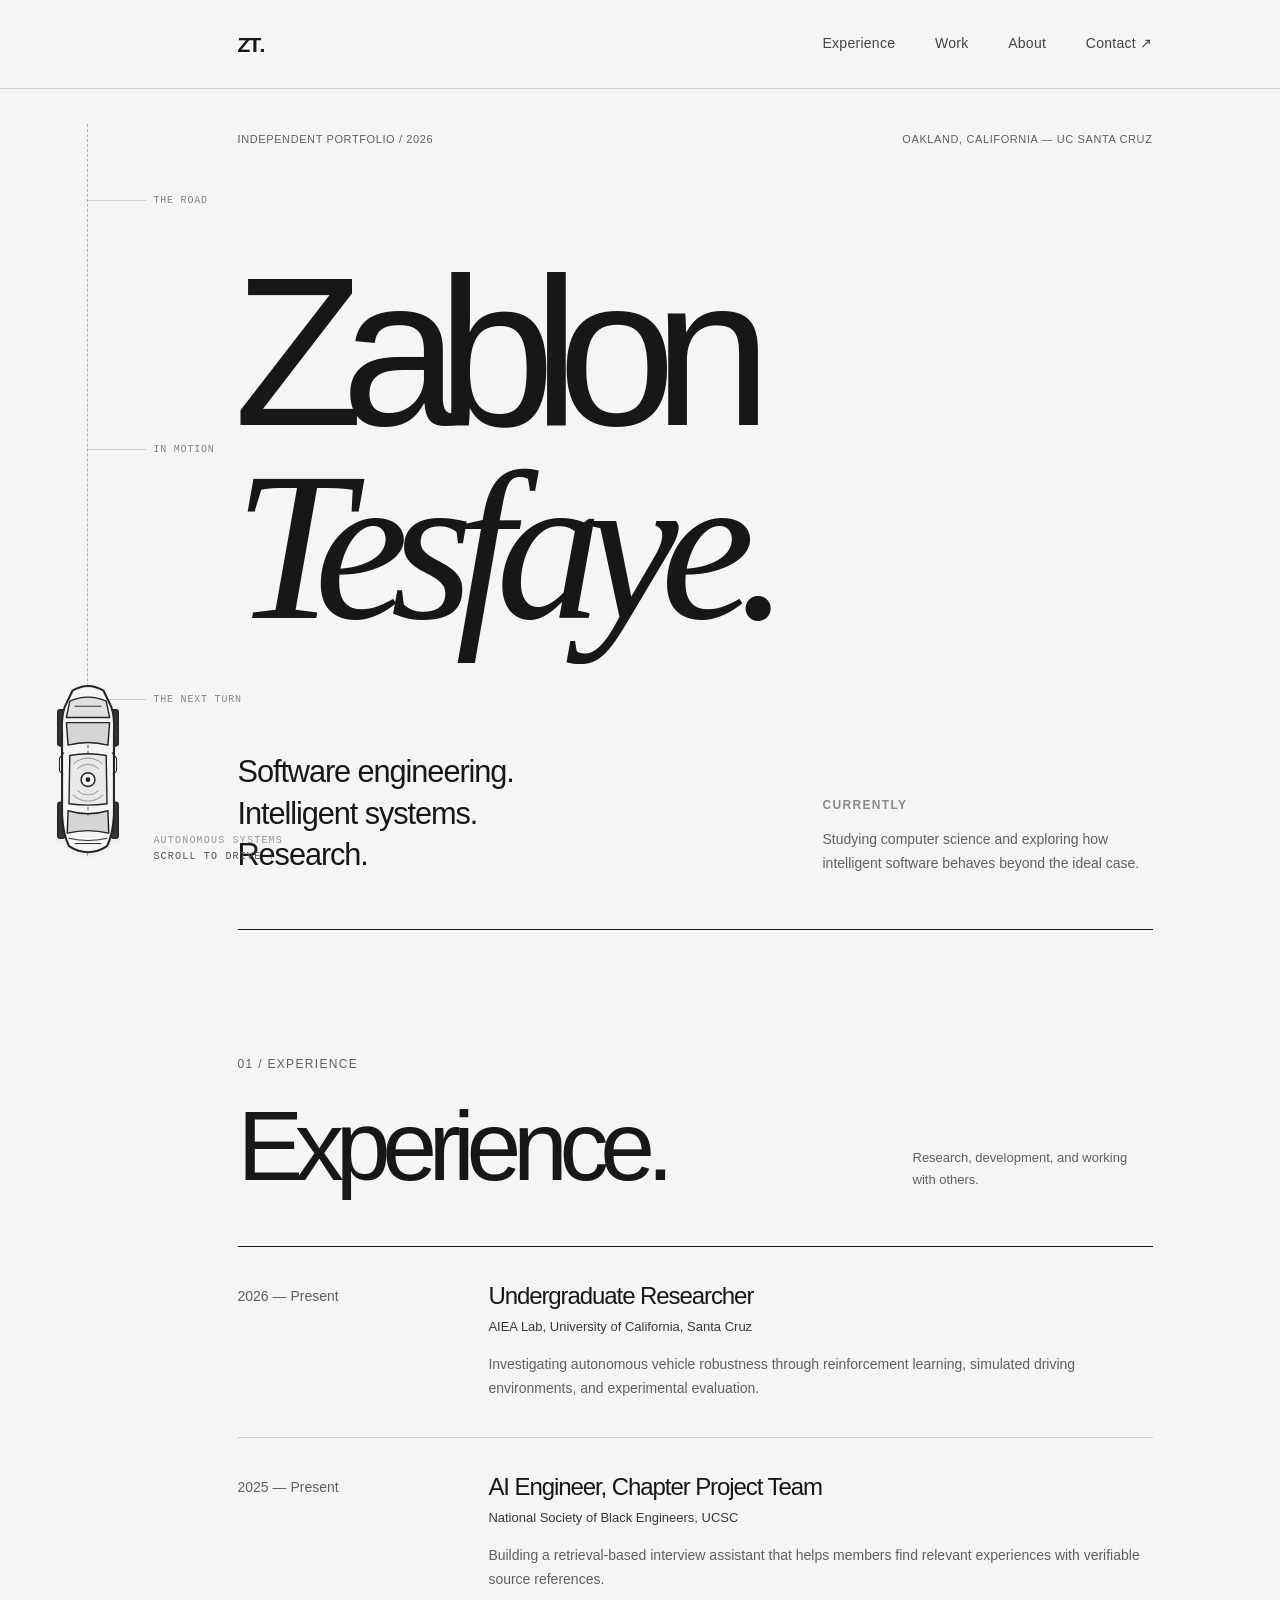
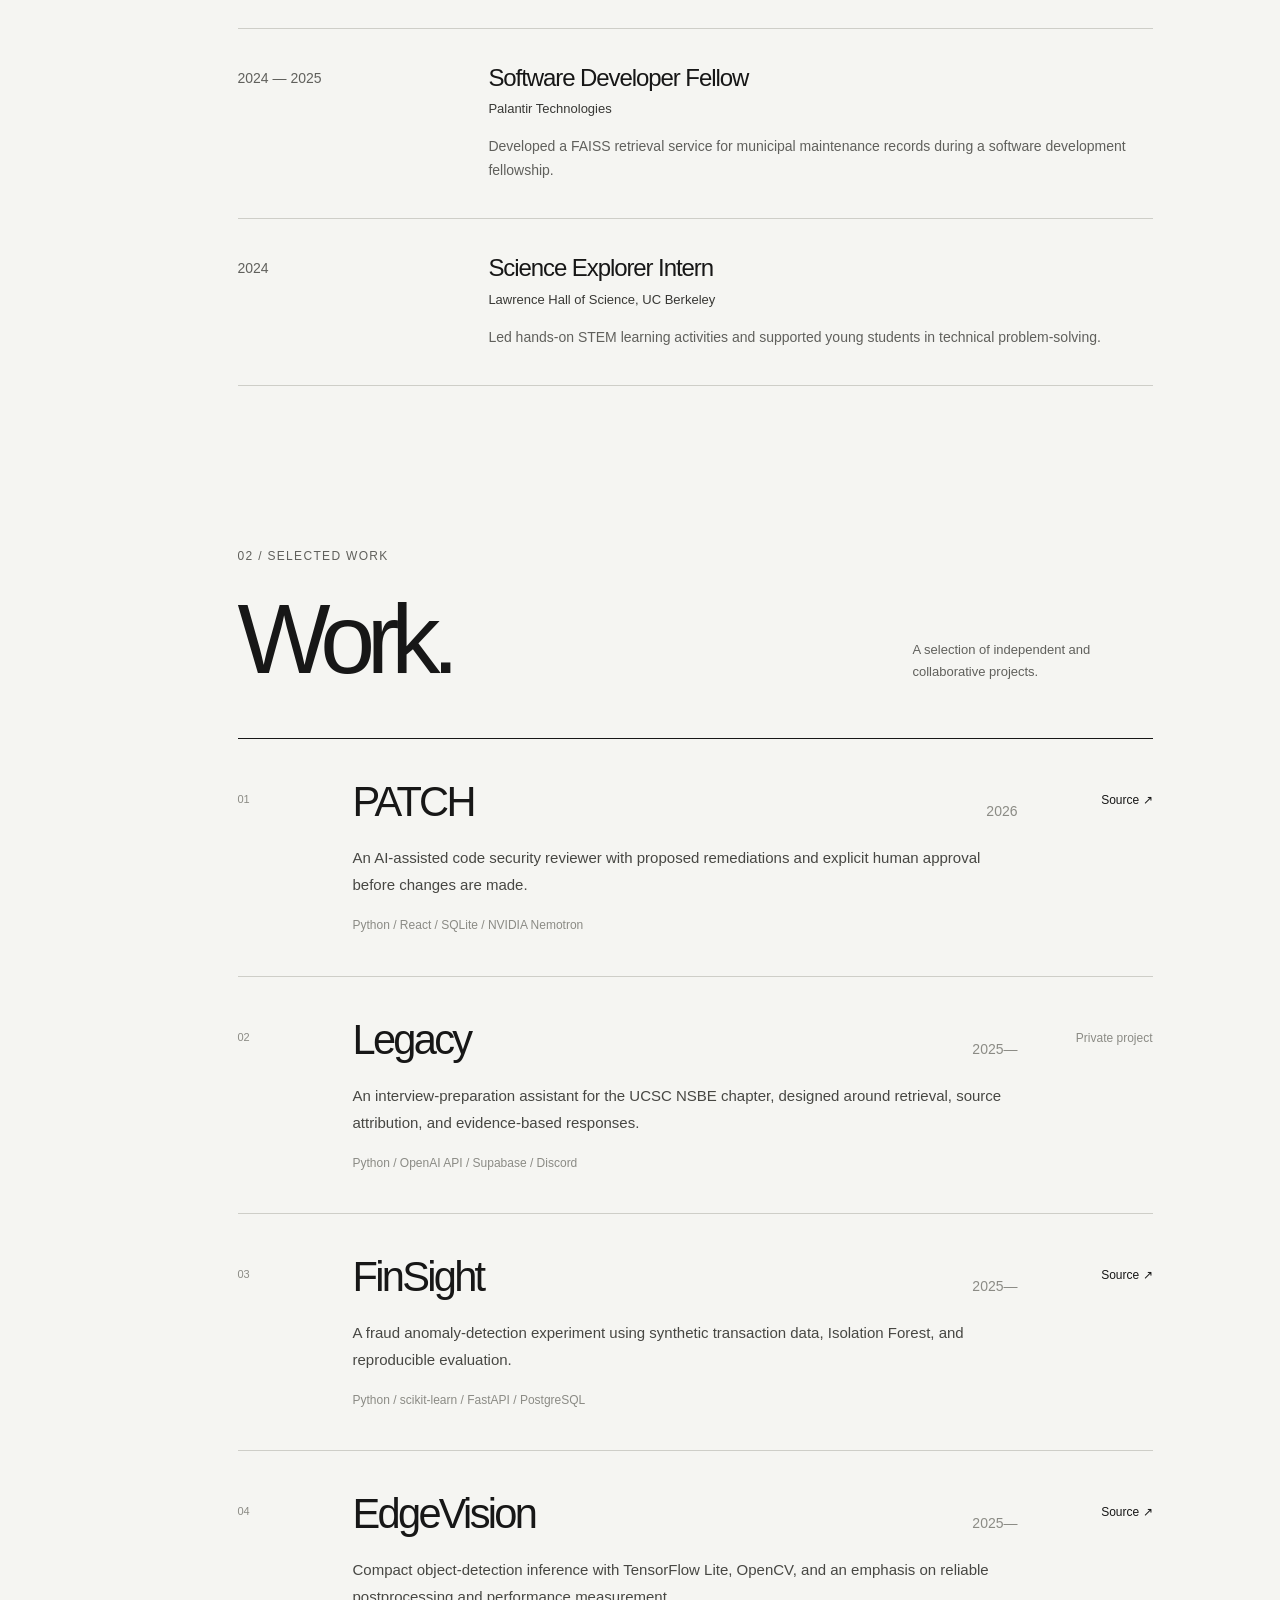
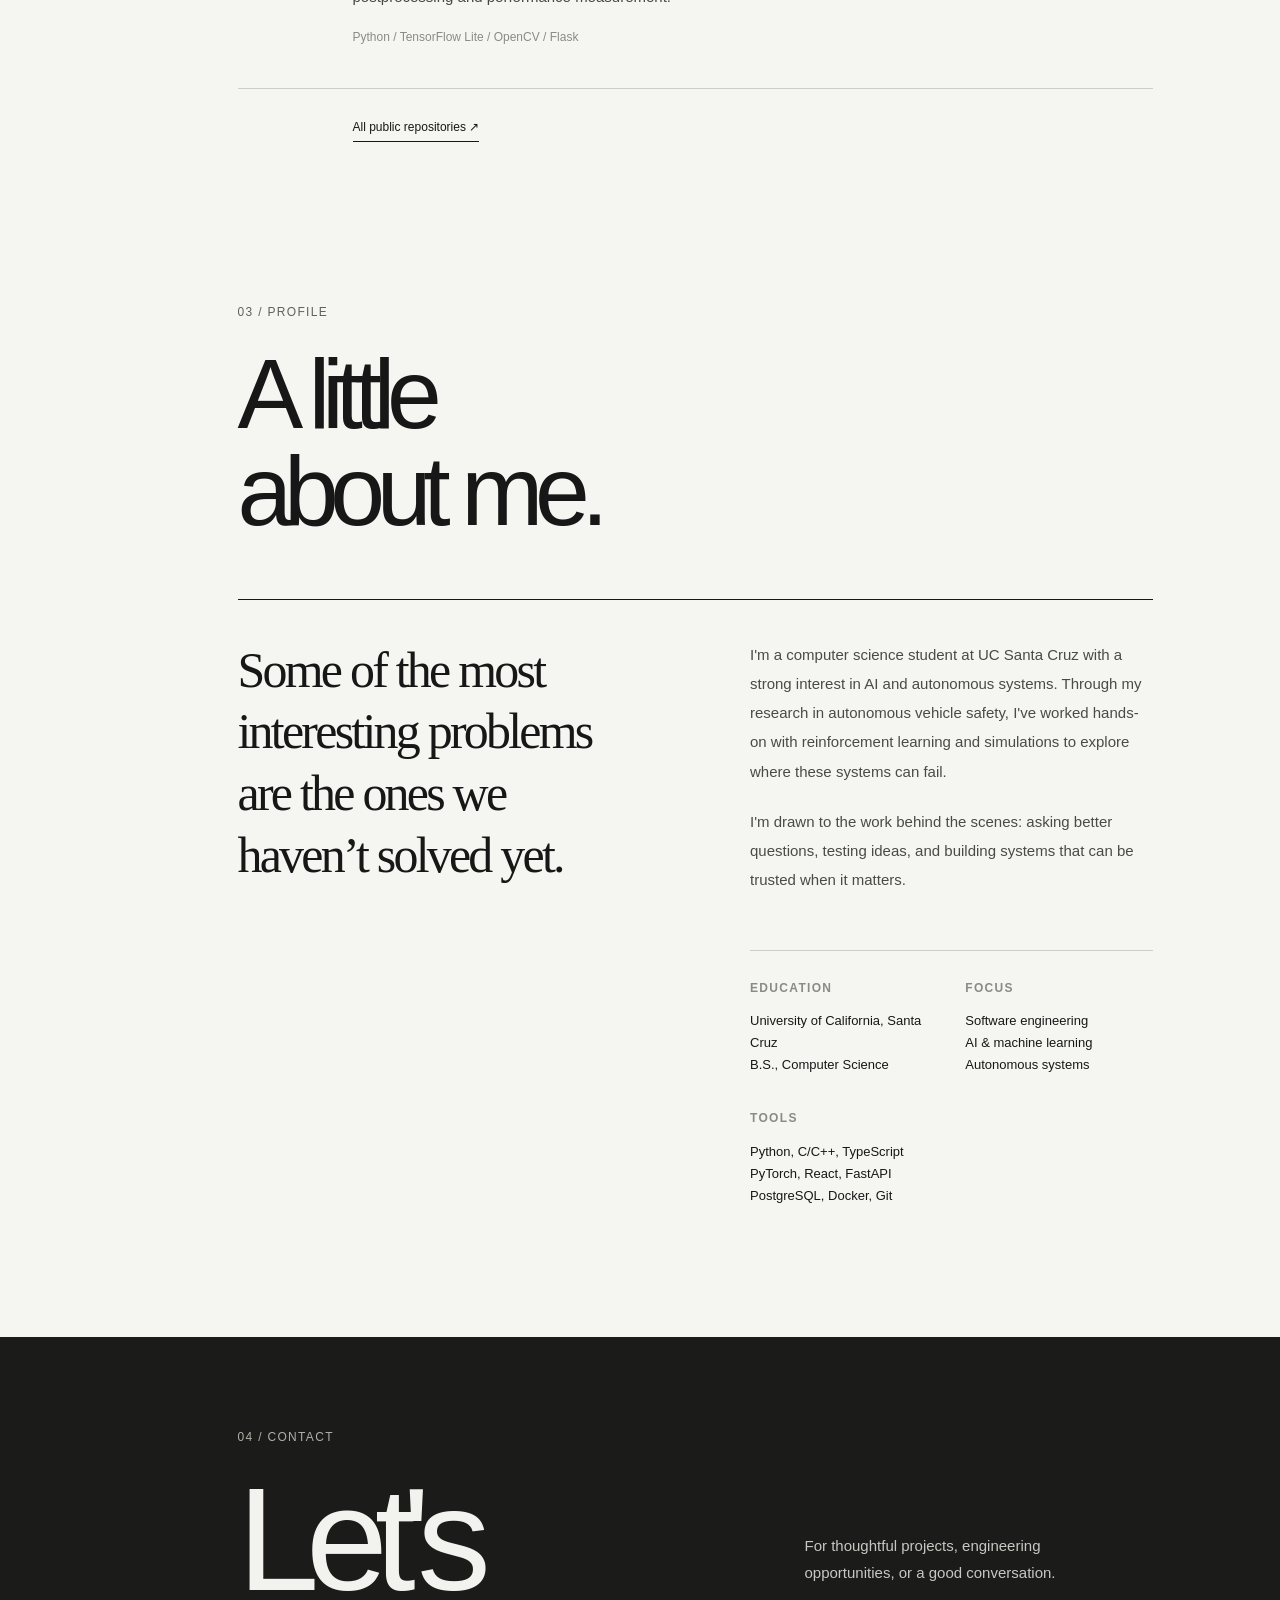
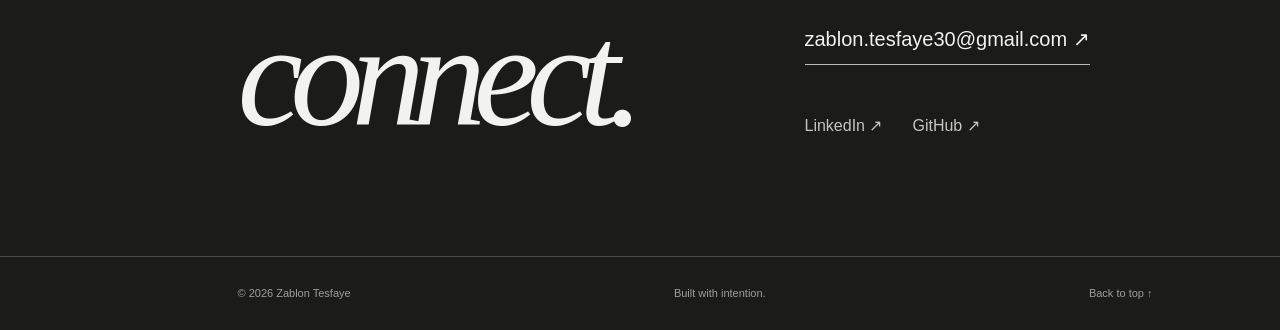
<file: index.html>
<!doctype html>
<html lang="en">
<head>
  <meta charset="utf-8">
  <meta name="viewport" content="width=device-width, initial-scale=1">
  <meta name="theme-color" content="#f5f5f2">
  <meta name="description" content="Zablon Tesfaye. Computer science, intelligent systems, and software engineering. Selected work and experience.">
  <meta property="og:type" content="website">
  <meta property="og:title" content="Zablon Tesfaye — Selected Work">
  <meta property="og:description" content="Software engineering, applied machine learning, and research.">
  <meta property="og:url" content="https://zablon-tesfaye.github.io/">
  <meta property="og:site_name" content="Zablon Tesfaye">
  <meta name="twitter:card" content="summary">
  <meta name="twitter:title" content="Zablon Tesfaye — Selected Work">
  <meta name="twitter:description" content="Selected work in autonomous systems, AI research, and software engineering.">
  <link rel="canonical" href="https://zablon-tesfaye.github.io/">
  <meta name="color-scheme" content="light">
  <link rel="icon" type="image/svg+xml" href="./favicon.svg">
  <link rel="stylesheet" href="./portfolio.css?v=2">
  <link rel="stylesheet" href="./autonomy.css?v=1">
  <script src="./script.js" defer></script>
  <script src="./autonomy.js?v=1" defer></script>
  <title>Zablon Tesfaye — Selected Work</title>
  <script type="application/ld+json">{"@context":"https://schema.org","@type":"Person","name":"Zablon Tesfaye","url":"https://zablon-tesfaye.github.io/","alumniOf":{"@type":"CollegeOrUniversity","name":"University of California, Santa Cruz"},"sameAs":["https://github.com/Zablon-Tesfaye","https://www.linkedin.com/in/Zablon-Tesfaye"]}</script>
</head>
<body>
  <a class="skip" href="#content">Skip to content</a>

  <header class="masthead">
    <div class="frame masthead-inner">
      <a href="#top" class="wordmark" aria-label="Zablon Tesfaye, home">ZT<span class="wordmark-period">.</span></a>
      <nav class="nav" aria-label="Primary navigation">
        <a href="#experience">Experience</a>
        <a href="#work">Work</a>
        <a href="#about">About</a>
        <a href="#contact">Contact <span aria-hidden="true">↗</span></a>
      </nav>
    </div>
  </header>

  <!-- Implemented a fixed driving study to echo scroll progress without covering the portfolio. -->
  <aside class="drive-rail" data-drive-rail aria-hidden="true">
    <div class="drive-rail__line"></div>
    <div class="drive-rail__fill"></div>
    <span class="drive-rail__label drive-rail__label--first">THE ROAD</span>
    <span class="drive-rail__label drive-rail__label--second">IN MOTION</span>
    <span class="drive-rail__label drive-rail__label--third">THE NEXT TURN</span>
    <div class="drive-rail__vehicle" data-drive-vehicle>
      <img class="drive-rail__car" src="./autonomous-car.svg" width="90" height="190" alt="" decoding="async">
    </div>
    <div class="drive-rail__status"><span>AUTONOMOUS SYSTEMS</span>SCROLL TO DRIVE ↑</div>
  </aside>

  <main id="content">
    <section class="hero frame" id="top" aria-labelledby="hero-title">
      <div class="hero-topline"><span>Independent Portfolio / 2026</span><span>Oakland, California — UC Santa Cruz</span></div>
      <h1 id="hero-title">Zablon<br><em>Tesfaye.</em></h1>
      <div class="hero-bottom">
        <p>Software engineering.<br>Intelligent systems.<br>Research.</p>
        <div class="hero-note">
          <span class="micro-label">CURRENTLY</span>
          <p>Studying computer science and exploring how intelligent software behaves beyond the ideal case.</p>
        </div>
      </div>
      <div class="hero-divider" aria-hidden="true"></div>
    </section>

    <section id="experience" class="section frame" aria-labelledby="experience-heading">
      <div class="section-heading">
        <div><span class="section-number">01 / EXPERIENCE</span><h2 id="experience-heading">Experience.</h2></div>
        <p>Research, development, and working with others.</p>
      </div>
      <div class="experience-list">
        <article class="experience-item">
          <time class="experience-date" datetime="2026-05">2026 — Present</time>
          <div><h3>Undergraduate Researcher</h3><p class="experience-org">AIEA Lab, University of California, Santa Cruz</p><p>Investigating autonomous vehicle robustness through reinforcement learning, simulated driving environments, and experimental evaluation.</p></div>
        </article>
        <article class="experience-item">
          <time class="experience-date" datetime="2025-05">2025 — Present</time>
          <div><h3>AI Engineer, Chapter Project Team</h3><p class="experience-org">National Society of Black Engineers, UCSC</p><p>Building a retrieval-based interview assistant that helps members find relevant experiences with verifiable source references.</p></div>
        </article>
        <article class="experience-item">
          <time class="experience-date" datetime="2024-12">2024 — 2025</time>
          <div><h3>Software Developer Fellow</h3><p class="experience-org">Palantir Technologies</p><p>Developed a FAISS retrieval service for municipal maintenance records during a software development fellowship.</p></div>
        </article>
        <article class="experience-item">
          <time class="experience-date" datetime="2024-06">2024</time>
          <div><h3>Science Explorer Intern</h3><p class="experience-org">Lawrence Hall of Science, UC Berkeley</p><p>Led hands-on STEM learning activities and supported young students in technical problem-solving.</p></div>
        </article>
      </div>
    </section>

    <section id="work" class="section frame" aria-labelledby="work-heading">
      <div class="section-heading">
        <div><span class="section-number">02 / SELECTED WORK</span><h2 id="work-heading">Work.</h2></div>
        <p>A selection of independent and collaborative projects.</p>
      </div>

      <!-- Kept projects in a numbered editorial index rather than decorative cards.
           The structure makes it easy to add or reorder projects without changing JavaScript. -->
      <div class="work-list">
        <article class="work-item">
          <span class="item-number">01</span>
          <div class="work-main">
            <div class="work-title-row"><h3>PATCH</h3><span class="work-year">2026</span></div>
            <p class="work-summary">An AI-assisted code security reviewer with proposed remediations and explicit human approval before changes are made.</p>
            <p class="work-stack">Python / React / SQLite / NVIDIA Nemotron</p>
          </div>
          <a class="work-link" href="https://github.com/Zablon-Tesfaye/Patch" target="_blank" rel="noopener noreferrer" aria-label="View PATCH on GitHub">Source <span aria-hidden="true">↗</span></a>
        </article>

        <article class="work-item">
          <span class="item-number">02</span>
          <div class="work-main">
            <div class="work-title-row"><h3>Legacy</h3><span class="work-year">2025—</span></div>
            <p class="work-summary">An interview-preparation assistant for the UCSC NSBE chapter, designed around retrieval, source attribution, and evidence-based responses.</p>
            <p class="work-stack">Python / OpenAI API / Supabase / Discord</p>
          </div>
          <span class="work-private">Private project</span>
        </article>

        <article class="work-item">
          <span class="item-number">03</span>
          <div class="work-main">
            <div class="work-title-row"><h3>FinSight</h3><span class="work-year">2025—</span></div>
            <p class="work-summary">A fraud anomaly-detection experiment using synthetic transaction data, Isolation Forest, and reproducible evaluation.</p>
            <p class="work-stack">Python / scikit-learn / FastAPI / PostgreSQL</p>
          </div>
          <a class="work-link" href="https://github.com/Zablon-Tesfaye/finsight" target="_blank" rel="noopener noreferrer" aria-label="View FinSight on GitHub">Source <span aria-hidden="true">↗</span></a>
        </article>

        <article class="work-item">
          <span class="item-number">04</span>
          <div class="work-main">
            <div class="work-title-row"><h3>EdgeVision</h3><span class="work-year">2025—</span></div>
            <p class="work-summary">Compact object-detection inference with TensorFlow Lite, OpenCV, and an emphasis on reliable postprocessing and performance measurement.</p>
            <p class="work-stack">Python / TensorFlow Lite / OpenCV / Flask</p>
          </div>
          <a class="work-link" href="https://github.com/Zablon-Tesfaye/EdgeVision" target="_blank" rel="noopener noreferrer" aria-label="View EdgeVision on GitHub">Source <span aria-hidden="true">↗</span></a>
        </article>
      </div>
      <a class="quiet-link" href="https://github.com/Zablon-Tesfaye" target="_blank" rel="noopener noreferrer">All public repositories <span aria-hidden="true">↗</span></a>
    </section>

    <section id="about" class="section frame about-section" aria-labelledby="about-heading">
      <div class="section-heading"><div><span class="section-number">03 / PROFILE</span><h2 id="about-heading">A little<br>about me.</h2></div></div>
      <div class="about-grid">
        <p class="about-statement">Some of the most interesting problems are the ones we haven’t solved yet.</p>
        <div class="about-details">
          <p>I'm a computer science student at UC Santa Cruz with a strong interest in AI and autonomous systems. Through my research in autonomous vehicle safety, I've worked hands-on with reinforcement learning and simulations to explore where these systems can fail.</p>
          <p>I'm drawn to the work behind the scenes: asking better questions, testing ideas, and building systems that can be trusted when it matters.</p>
          <div class="facts">
            <div><span class="micro-label">EDUCATION</span><p>University of California, Santa Cruz<br>B.S., Computer Science</p></div>
            <div><span class="micro-label">FOCUS</span><p>Software engineering<br>AI &amp; machine learning<br>Autonomous systems</p></div>
            <div><span class="micro-label">TOOLS</span><p>Python, C/C++, TypeScript<br>PyTorch, React, FastAPI<br>PostgreSQL, Docker, Git</p></div>
          </div>
        </div>
      </div>
    </section>

    <section id="contact" class="contact-section" aria-labelledby="contact-heading">
      <div class="frame">
        <span class="section-number">04 / CONTACT</span>
        <div class="contact-grid">
          <h2 id="contact-heading">Let's<br><em>connect.</em></h2>
          <div class="contact-aside">
            <p>For thoughtful projects, engineering opportunities, or a good conversation.</p>
            <a class="email-link" href="mailto:zablon.tesfaye30@gmail.com?subject=Hello%20Zablon">zablon.tesfaye30@gmail.com <span aria-hidden="true">↗</span></a>
            <div class="social-links">
              <a href="https://www.linkedin.com/in/Zablon-Tesfaye" target="_blank" rel="noopener noreferrer">LinkedIn ↗</a>
              <a href="https://github.com/Zablon-Tesfaye" target="_blank" rel="noopener noreferrer">GitHub ↗</a>
            </div>
          </div>
        </div>
      </div>
    </section>
  </main>

  <footer class="footer"><div class="frame footer-inner"><span>© <span data-year>2026</span> Zablon Tesfaye</span><span>Built with intention.</span><a href="#top">Back to top ↑</a></div></footer>
</body>
</html>
</file>
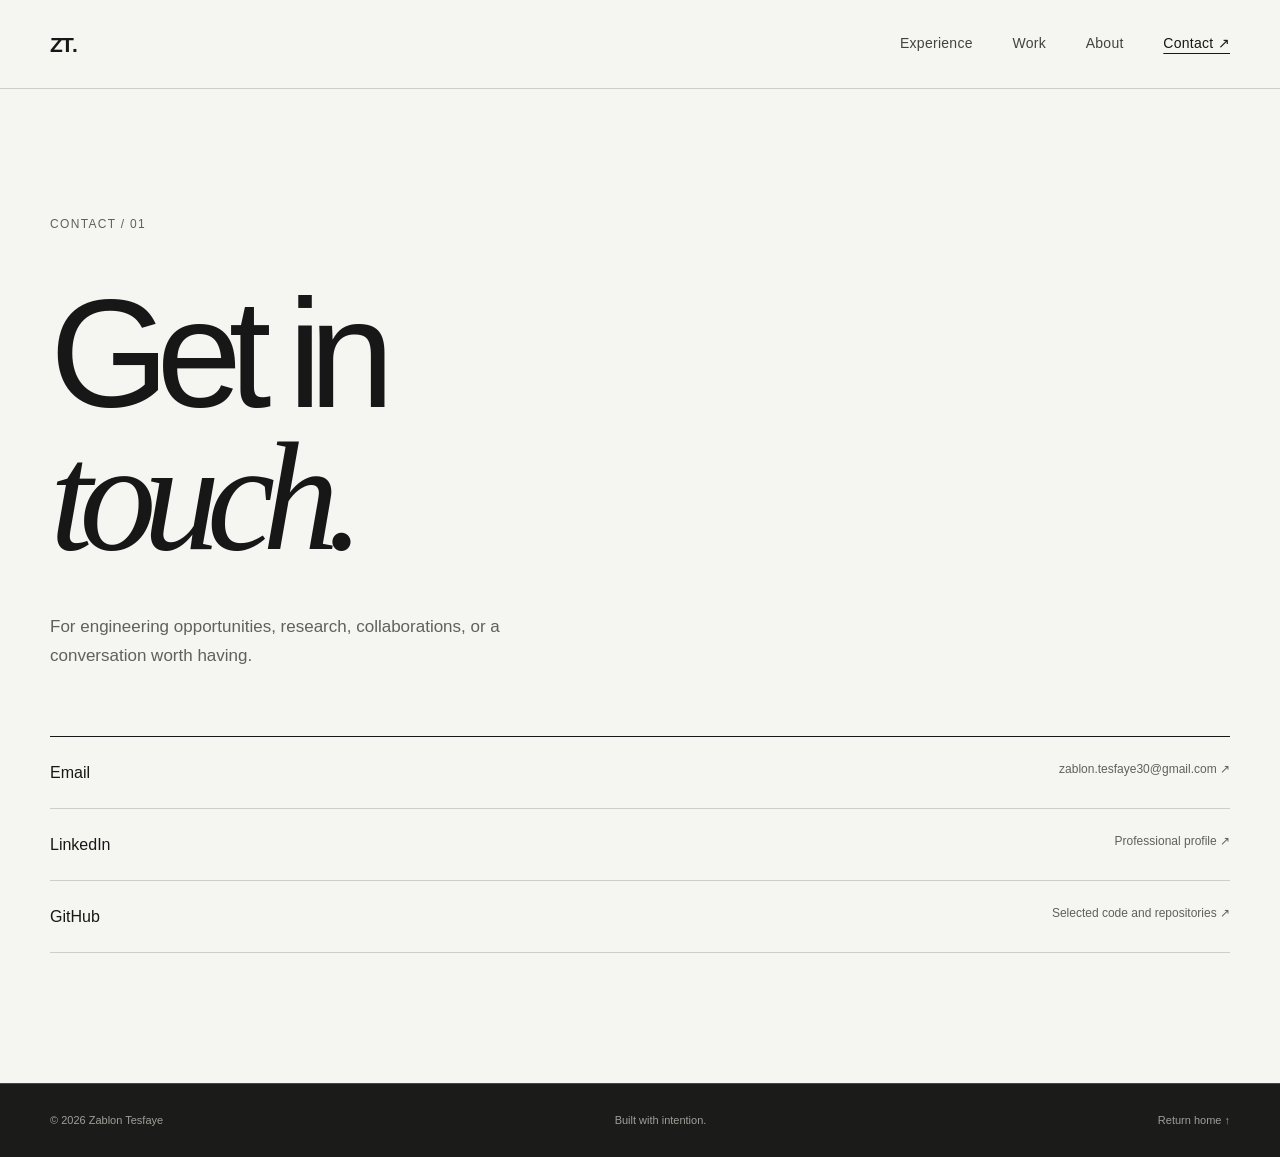
<file: contacts.html>
<!doctype html>
<html lang="en">
<head>
  <meta charset="utf-8">
  <meta name="viewport" content="width=device-width, initial-scale=1">
  <meta name="theme-color" content="#f5f5f2">
  <meta name="description" content="Contact Zablon Tesfaye for software engineering, research, and collaboration.">
  <link rel="canonical" href="https://zablon-tesfaye.github.io/contacts.html">
  <link rel="icon" type="image/svg+xml" href="./favicon.svg">
  <link rel="stylesheet" href="./portfolio.css?v=2">
  <script src="./script.js" defer></script>
  <title>Contact — Zablon Tesfaye</title>
</head>
<body>
  <a class="skip" href="#content">Skip to content</a>
  <header class="masthead">
    <div class="frame masthead-inner">
      <a class="wordmark" href="./index.html" aria-label="Zablon Tesfaye, home">ZT<span class="wordmark-period">.</span></a>
      <nav class="nav" aria-label="Primary navigation">
        <a href="./index.html#experience">Experience</a>
        <a href="./index.html#work">Work</a>
        <a href="./index.html#about">About</a>
        <a href="./contacts.html" aria-current="page">Contact ↗</a>
      </nav>
    </div>
  </header>
  <main id="content" class="contact-page frame" aria-labelledby="contact-title">
    <span class="section-number">CONTACT / 01</span>
    <h1 id="contact-title">Get in<br><em>touch.</em></h1>
    <p class="contact-page-intro">For engineering opportunities, research, collaborations, or a conversation worth having.</p>
    <!-- Kept direct contact methods instead of a form that would need a backend. -->
    <div class="contact-options">
      <a class="contact-option" href="mailto:zablon.tesfaye30@gmail.com?subject=Hello%20Zablon">Email <span>zablon.tesfaye30@gmail.com ↗</span></a>
      <a class="contact-option" aria-label="Open Zablon Tesfaye on LinkedIn in a new tab" href="https://www.linkedin.com/in/Zablon-Tesfaye" target="_blank" rel="noopener noreferrer">LinkedIn <span>Professional profile ↗</span></a>
      <a class="contact-option" aria-label="Open Zablon Tesfaye on GitHub in a new tab" href="https://github.com/Zablon-Tesfaye" target="_blank" rel="noopener noreferrer">GitHub <span>Selected code and repositories ↗</span></a>
    </div>
  </main>
  <footer class="footer"><div class="frame footer-inner"><span>© <span data-year>2026</span> Zablon Tesfaye</span><span>Built with intention.</span><a href="./index.html">Return home ↑</a></div></footer>
</body>
</html>
</file>
<file: portfolio.css>
/*
  Visual direction: quiet editorial, not a product landing page.
  Deliberately limited to ink, warm paper and a handful of neutral grays.
*/
:root {
  color-scheme: light;
  --paper: #f5f5f2;
  --ink: #171717;
  --secondary: #60605c;
  --soft: #8b8b85;
  --line: #cecec8;
  --dark: #1b1b1a;
  --wide: 1260px;
}
* { box-sizing: border-box; }
html { scroll-behavior: smooth; scroll-padding-top: 70px; }
body { margin: 0; min-width: 320px; color: var(--ink); background: var(--paper); font: 15px/1.7 -apple-system, BlinkMacSystemFont, "Helvetica Neue", Helvetica, Arial, sans-serif; -webkit-font-smoothing: antialiased; }
a { color: inherit; }
a:focus-visible { outline: 2px solid currentColor; outline-offset: 5px; }
::selection { background: #222; color: #fff; }
h1, h2, h3, p { margin-top: 0; }
h1, h2, h3 { font-weight: 400; }
.frame { width: min(var(--wide), calc(100% - 100px)); margin-inline: auto; }
.skip { position: absolute; top: -100px; left: 22px; z-index: 50; background: var(--ink); color: white; padding: 10px 16px; }
.skip:focus { top: 16px; }

/* One understated navigation row. No animations, pills, or prominent CTA. */
.masthead { border-bottom: 1px solid var(--line); }
.masthead-inner { min-height: 88px; display: flex; justify-content: space-between; align-items: center; gap: 24px; }
.wordmark { font: 700 21px/1 Helvetica, Arial, sans-serif; text-decoration: none; letter-spacing: -.09em; }
.wordmark-period { letter-spacing: 0; }
.nav { display: flex; align-items: center; flex-wrap: wrap; gap: clamp(17px,3.1vw,43px); }
.nav a { text-decoration: none; color: #42423f; font-size: 14px; letter-spacing: .02em; }
.nav a:hover, .nav a[aria-current="page"], .nav a[aria-current="location"] { color: var(--ink); text-decoration: underline; text-underline-offset: 5px; }

/* Large type carries the identity without an illustration or graphic treatment. */
.hero { padding-top: 41px; }
.hero-topline { display: flex; justify-content: space-between; gap: 16px; color: var(--secondary); font-size: 11px; letter-spacing: .055em; text-transform: uppercase; }
.hero h1 { font-size: clamp(106px, 16.6vw, 248px); line-height: .91; letter-spacing: -.105em; font-weight: 500; margin: 106px 0 108px -.018em; }
.hero h1 em, .contact-grid h2 em { font-family: Georgia, "Times New Roman", serif; font-weight: 400; letter-spacing: -.085em; }
.hero-bottom { display: flex; align-items: flex-end; justify-content: space-between; gap: 55px; padding-bottom: 53px; }
.hero-bottom > p { font-size: clamp(18px, 2.4vw, 31px); line-height: 1.35; letter-spacing: -.035em; margin: 0; }
.hero-note { width: min(330px, 42%); }
.hero-note p { color: var(--secondary); font-size: 14px; line-height: 1.75; margin: 10px 0 0; }
.micro-label { color: var(--soft); font-size: 12px; font-weight: 600; letter-spacing: .11em; }
.hero-divider { border-bottom: 1px solid var(--ink); }

/* A narrow numbered system is reused through the entire portfolio. */
.section { padding-top: 124px; padding-bottom: 36px; }
.section-heading { display: flex; align-items: end; justify-content: space-between; gap: 38px; margin-bottom: 51px; }
.section-number { display: block; margin-bottom: 24px; color: var(--secondary); font-size: 12px; letter-spacing: .11em; }
.section-heading h2 { margin: 0; font-size: clamp(58px, 7.7vw, 112px); line-height: .98; letter-spacing: -.085em; font-weight: 400; }
.section-heading > p { color: var(--secondary); max-width: 240px; font-size: 13px; margin-bottom: 4px; }
.work-list, .experience-list { border-top: 1px solid var(--ink); }
.work-item { display: grid; grid-template-columns: 80px minmax(0, 1fr) 100px; gap: 35px; align-items: start; padding: 38px 0 40px; border-bottom: 1px solid var(--line); }
.item-number { color: var(--soft); font-size: 11px; font-variant-numeric: tabular-nums; padding-top: 13px; }
.work-main { max-width: 740px; }
.work-title-row { display: flex; justify-content: space-between; align-items: baseline; gap: 20px; }
.work-title-row h3 { font-size: clamp(30px, 3.25vw, 46px); line-height: 1.2; letter-spacing: -.065em; margin-bottom: 17px; }
.work-year { font-size: 14px; color: var(--soft); }
.work-summary { color: #474743; font-size: 15px; line-height: 1.8; max-width: 650px; margin-bottom: 17px; }
.work-stack { color: var(--soft); font-size: 12px; margin: 0; }
.work-link, .work-private { justify-self: end; margin-top: 13px; font-size: 12px; white-space: nowrap; text-decoration: none; }
.work-link { border-bottom: 1px solid transparent; }
.work-link:hover { border-color: var(--ink); }
.work-private { color: var(--soft); }
.quiet-link { display: inline-block; margin: 28px 0 0 115px; text-decoration: none; border-bottom: 1px solid var(--ink); padding-bottom: 4px; font-size: 12px; }
.quiet-link:hover { color: var(--secondary); }

/* Experience is typography and a thin rule, not a timeline of cards. */
.experience-item { display: grid; grid-template-columns: minmax(150px,.31fr) 1fr; gap: 45px; padding: 33px 0 36px; border-bottom: 1px solid var(--line); }
.experience-date { color: var(--secondary); font-size: 14px; padding-top: 5px; }
.experience-item h3 { font-size: 24px; line-height: 1.3; letter-spacing: -.045em; margin: 0 0 5px; }
.experience-org { font-size: 13px; margin: 0 0 15px; color: #383835; }
.experience-item div > p:last-child { color: var(--secondary); max-width: 670px; font-size: 14px; margin: 0; }

/* The about section reads like a short personal statement. */
.about-section { padding-bottom: 130px; }
.about-section .section-heading { margin-bottom: 59px; }
.about-grid { display: grid; grid-template-columns: 1fr 1fr; gap: 110px; padding-top: 40px; border-top: 1px solid var(--ink); }
.about-statement { font: 400 clamp(30px,3.9vw,52px)/1.24 Georgia, "Times New Roman", serif; letter-spacing: -.055em; max-width: 525px; }
.about-details > p { color: #4a4a46; line-height: 1.95; max-width: 500px; margin-bottom: 21px; font-size: 15px; }
.facts { display: grid; grid-template-columns: 1fr 1fr; gap: 28px; margin-top: 55px; border-top: 1px solid var(--line); padding-top: 23px; }
.facts div:last-child { grid-column: 1 / -1; }
.facts p { font-size: 13px; line-height: 1.7; margin: 11px 0 0; }

/* Inverted paper/ink for the only substantial visual transition. */
.contact-section { padding: 90px 0 113px; color: #f2f2ee; background: var(--dark); }
.contact-section .section-number { color: #b0b0a9; }
.contact-section a:focus-visible, .footer a:focus-visible { outline: 2px solid #f2f2ee; outline-offset: 6px; }
.contact-grid { display: grid; grid-template-columns: minmax(0,1.2fr) minmax(280px,.8fr); gap: 45px; align-items: end; }
.contact-grid h2 { font-size: clamp(82px, 11.5vw, 164px); letter-spacing: -.09em; line-height: .92; margin: 0; }
.contact-aside { padding-bottom: 4px; }
.contact-aside > p { font-size: 15px; max-width: 300px; color: #c8c8c2; line-height: 1.8; margin-bottom: 36px; }
.email-link { display: inline-block; max-width: 100%; font-size: clamp(14px,1.6vw,20px); text-decoration: none; border-bottom: 1px solid #bfbfba; padding-bottom: 8px; overflow-wrap: anywhere; }
.email-link:hover { color: #b8b8b3; }
.social-links { display: flex; gap: 30px; margin-top: 47px; }
.social-links a { text-decoration: none; font-size: 16px; color: #c5c5c0; }
.social-links a:hover { color: white; }
.footer { padding: 27px 0; background: var(--dark); color: #9f9f99; border-top: 1px solid #484844; font-size: 11px; }
.footer-inner { display: flex; justify-content: space-between; gap: 15px; flex-wrap: wrap; }
.footer a { color: inherit; text-decoration: none; }
.footer a:hover { color: white; }

/* Contact page uses exactly the same type scale and material palette. */
.contact-page { min-height: calc(100vh - 150px); padding-top: 125px; padding-bottom: 130px; }
.contact-page h1 { font-size: clamp(82px,12vw,170px); line-height: .92; letter-spacing: -.085em; margin: 50px 0 45px; }
.contact-page h1 em { font-family: Georgia, serif; font-weight: normal; }
.contact-page-intro { color: var(--secondary); max-width: 500px; font-size: 17px; }
.contact-options { border-top: 1px solid var(--ink); margin-top: 65px; }
.contact-option { padding: 22px 0; border-bottom: 1px solid var(--line); display: flex; justify-content: space-between; gap: 24px; text-decoration: none; font-size: 16px; }
.contact-option span { color: var(--secondary); font-size: 12px; }
.contact-option:hover { color: var(--secondary); }

@media (max-width: 850px) {
  .frame { width: calc(100% - 54px); }
  .hero h1 { font-size: clamp(96px,16.5vw,160px); margin: 95px 0 90px; }
  .about-grid { gap: 45px; }
  .contact-grid { gap: 24px; }
  .work-item { grid-template-columns: 35px minmax(0,1fr) 70px; gap: 15px; }
  .quiet-link { margin-left: 50px; }
}
@media (max-width: 620px) {
  .frame { width: calc(100% - 36px); }
  .masthead-inner { min-height: 72px; }
  .nav { gap: 15px; }
  .nav a { font-size: 12px; }
  .hero { padding-top: 28px; }
  .hero-topline { font-size: 9px; }
  .hero-topline span:last-child { text-align: right; }
  /* Use a width-aware minimum so the long surname stays within narrow phone screens. */
  .hero h1 { font-size: clamp(51px,15.3vw,94px); margin: 91px 0 87px; }
  .hero-bottom { display: block; padding-bottom: 38px; }
  .hero-bottom > p { font-size: 23px; }
  .hero-note { width: auto; margin-top: 45px; }
  .hero-note p { font-size: 13px; max-width: 330px; }
  .section { padding-top: 90px; }
  .section-heading { display: block; margin-bottom: 35px; }
  .section-heading > p { margin: 23px 0 0; }
  .section-heading h2 { font-size: 67px; }
  .work-item { grid-template-columns: 28px minmax(0,1fr); gap: 12px; padding: 28px 0 30px; }
  .work-title-row h3 { font-size: 32px; }
  .work-link, .work-private { grid-column: 2; justify-self: start; margin-top: 0; }
  .work-summary { font-size: 14px; }
  .quiet-link { margin-left: 40px; }
  .experience-item { display: block; padding: 27px 0; }
  .experience-date { display: block; margin-bottom: 11px; font-size: 14px; }
  .experience-item h3 { font-size: 22px; }
  .about-grid { display: block; }
  .about-statement { font-size: 39px; margin-bottom: 37px; }
  .about-section { padding-bottom: 85px; }
  .contact-section { padding: 70px 0 82px; }
  .contact-grid { display: block; }
  .contact-grid h2 { font-size: clamp(78px,17vw,112px); margin-bottom: 68px; }
  .contact-page { padding-top: 75px; }
  .contact-page h1 { font-size: clamp(70px,15vw,105px); }
  .contact-option { flex-wrap: wrap; }
  .contact-option span { overflow-wrap: anywhere; }
}
@media (prefers-reduced-motion: reduce) { html { scroll-behavior: auto; } }

/* Print a concise, ink-friendly overview instead of wasting pages on a full-bleed contact panel. */
@media print {
  :root { --paper: #fff; --ink: #000; --line: #aaa; --secondary: #444; }
  body { color: #000; background: #fff; }
  .masthead, .footer, .contact-section { display: none; }
  .frame { width: 100%; }
  .hero { padding: 0 0 28px; }
  .hero h1 { font-size: 74px; margin: 30px 0; }
  .hero-note { display: none; }
  .section { padding-top: 30px; }
  .section-heading { margin-bottom: 20px; }
  .section-heading h2 { font-size: 40px; }
  .work-item, .experience-item { break-inside: avoid; padding-block: 16px; }
  .about-section { padding-bottom: 20px; }
  /* Preserve destinations for visitors printing the portfolio for later review. */
  .work-link::after, .quiet-link::after { content: " (" attr(href) ")"; font-size: 9px; overflow-wrap: anywhere; }
  .quiet-link { margin-left: 0; font-size: 11px; }
  .work-link, .quiet-link { color: #000; }
}

/* Keep the simple navigation readable on narrower devices without a menu overlay. */
@media (max-width: 400px) {
  .masthead-inner { flex-wrap: wrap; justify-content: center; padding-block: 14px; row-gap: 13px; }
  .nav { width: 100%; justify-content: space-between; gap: 9px; }
  .nav a { font-size: 12px; padding-block: 6px; }
}

/* Prevent long addresses and URLs from widening the page on small screens. */
.contact-aside, .about-details, .work-main { min-width: 0; }
.work-link, .quiet-link { overflow-wrap: anywhere; }
</file>
<file: autonomy.css>
/*
  Built a scroll-driven driving study as a separate layer, keeping the portfolio's
  original neutral typography untouched. At narrow widths the side track steps away.
*/
@media (min-width: 1200px) {
  /* Keep the road from covering body text at the narrow desktop breakpoint. */
  body:has(.drive-rail) .frame {
    width: min(1100px, calc(100% - 365px));
    position: relative;
    left: 55px;
  }
}
.drive-rail {
  --drive-progress: 0;
  position: fixed;
  left: clamp(12px, 3vw, 50px);
  top: 100px;
  height: calc(100vh - 120px);
  height: calc(100dvh - 120px);
  width: 190px;
  z-index: 5;
  pointer-events: none;
  user-select: none;
  -webkit-user-select: none;
  color: #64645f;
}
.drive-rail__line {
  position: absolute;
  top: 24px;
  bottom: 24px;
  left: 49px;
  border-left: 1px dashed rgba(58,58,56,.36);
}
.drive-rail__fill {
  position: absolute;
  left: 48px;
  width: 2px;
  bottom: 24px;
  height: calc((100% - 48px) * var(--drive-progress));
  background: #292927;
  opacity: .58;
  /* RequestAnimationFrame in autonomy.js already smooths scroll updates. */
}
.drive-rail__label {
  position: absolute;
  left: 115px;
  font: 10px/1.4 ui-monospace, SFMono-Regular, Consolas, monospace;
  letter-spacing: .08em;
  white-space: nowrap;
  color: #868680;
}
.drive-rail__label::before {
  content: '';
  position: absolute;
  top: 6px;
  left: -66px;
  width: 59px;
  border-top: 1px solid rgba(58,58,56,.22);
}
.drive-rail__label--first { top: 12%; }
.drive-rail__label--second { top: 44%; }
.drive-rail__label--third { top: 76%; }
.drive-rail__vehicle {
  position: absolute;
  top: 33px;
  left: 50px;
  width: 90px;
  transform: translate(-50%, var(--drive-offset, 0px));
  will-change: transform;
}
.drive-rail__car {
  width: 90px;
  height: auto;
  display: block;
  transform-origin: 50% 55%;
  animation: idle-steer 5s ease-in-out infinite;
  filter: drop-shadow(0 4px 1px rgba(22,22,22,.035));
}
.drive-rail__status {
  position: absolute;
  left: 115px;
  bottom: 15px;
  color: #50504c;
  font: 10px/1.6 ui-monospace, SFMono-Regular, Consolas, monospace;
  letter-spacing: .12em;
  white-space: nowrap;
}
.drive-rail__status span { display: block; color: #999991; }
@keyframes idle-steer {
  0%, 100% { transform: rotate(-1.3deg) translateX(-1px); }
  50% { transform: rotate(1.3deg) translateX(1px); }
}
/* No decorative motion for visitors who request reduced motion. */
@media (prefers-reduced-motion: reduce) {
  .drive-rail__car { animation: none; }
  .drive-rail__vehicle { transform: translate(-50%, 0px); }
  .drive-rail__vehicle { will-change: auto; }
  .drive-rail__fill { opacity: 0; }
}
@media (max-width: 1199px) {
  .drive-rail { display: none; }
}
@media print {
  .drive-rail { display: none; }
  body:has(.drive-rail) .frame { left: auto; width: 100%; }
}

/* A short landscape viewport cannot fit the full vehicle and route labels. */
@media (min-width: 1200px) and (max-height: 530px) {
  .drive-rail { display: none; }
  body:has(.drive-rail) .frame { left: auto; width: min(var(--wide), calc(100% - 100px)); }
}
</file>
